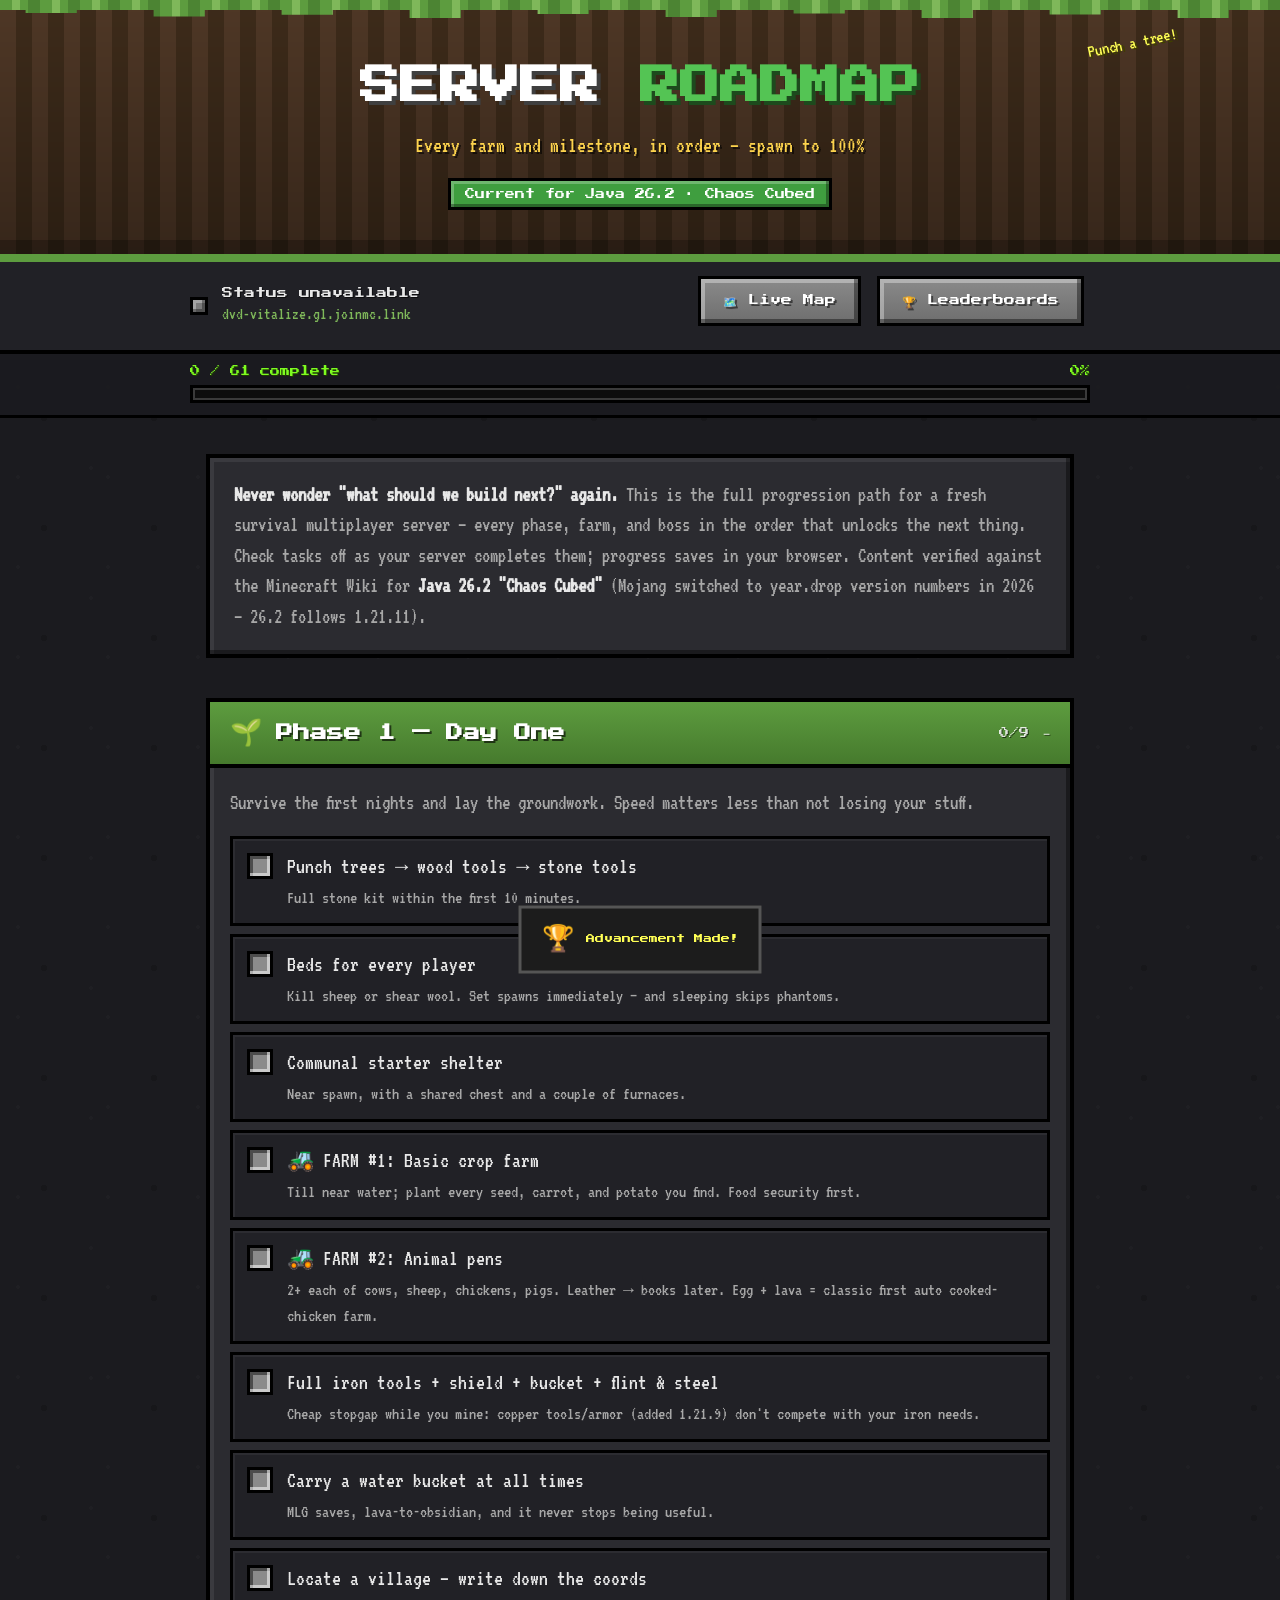
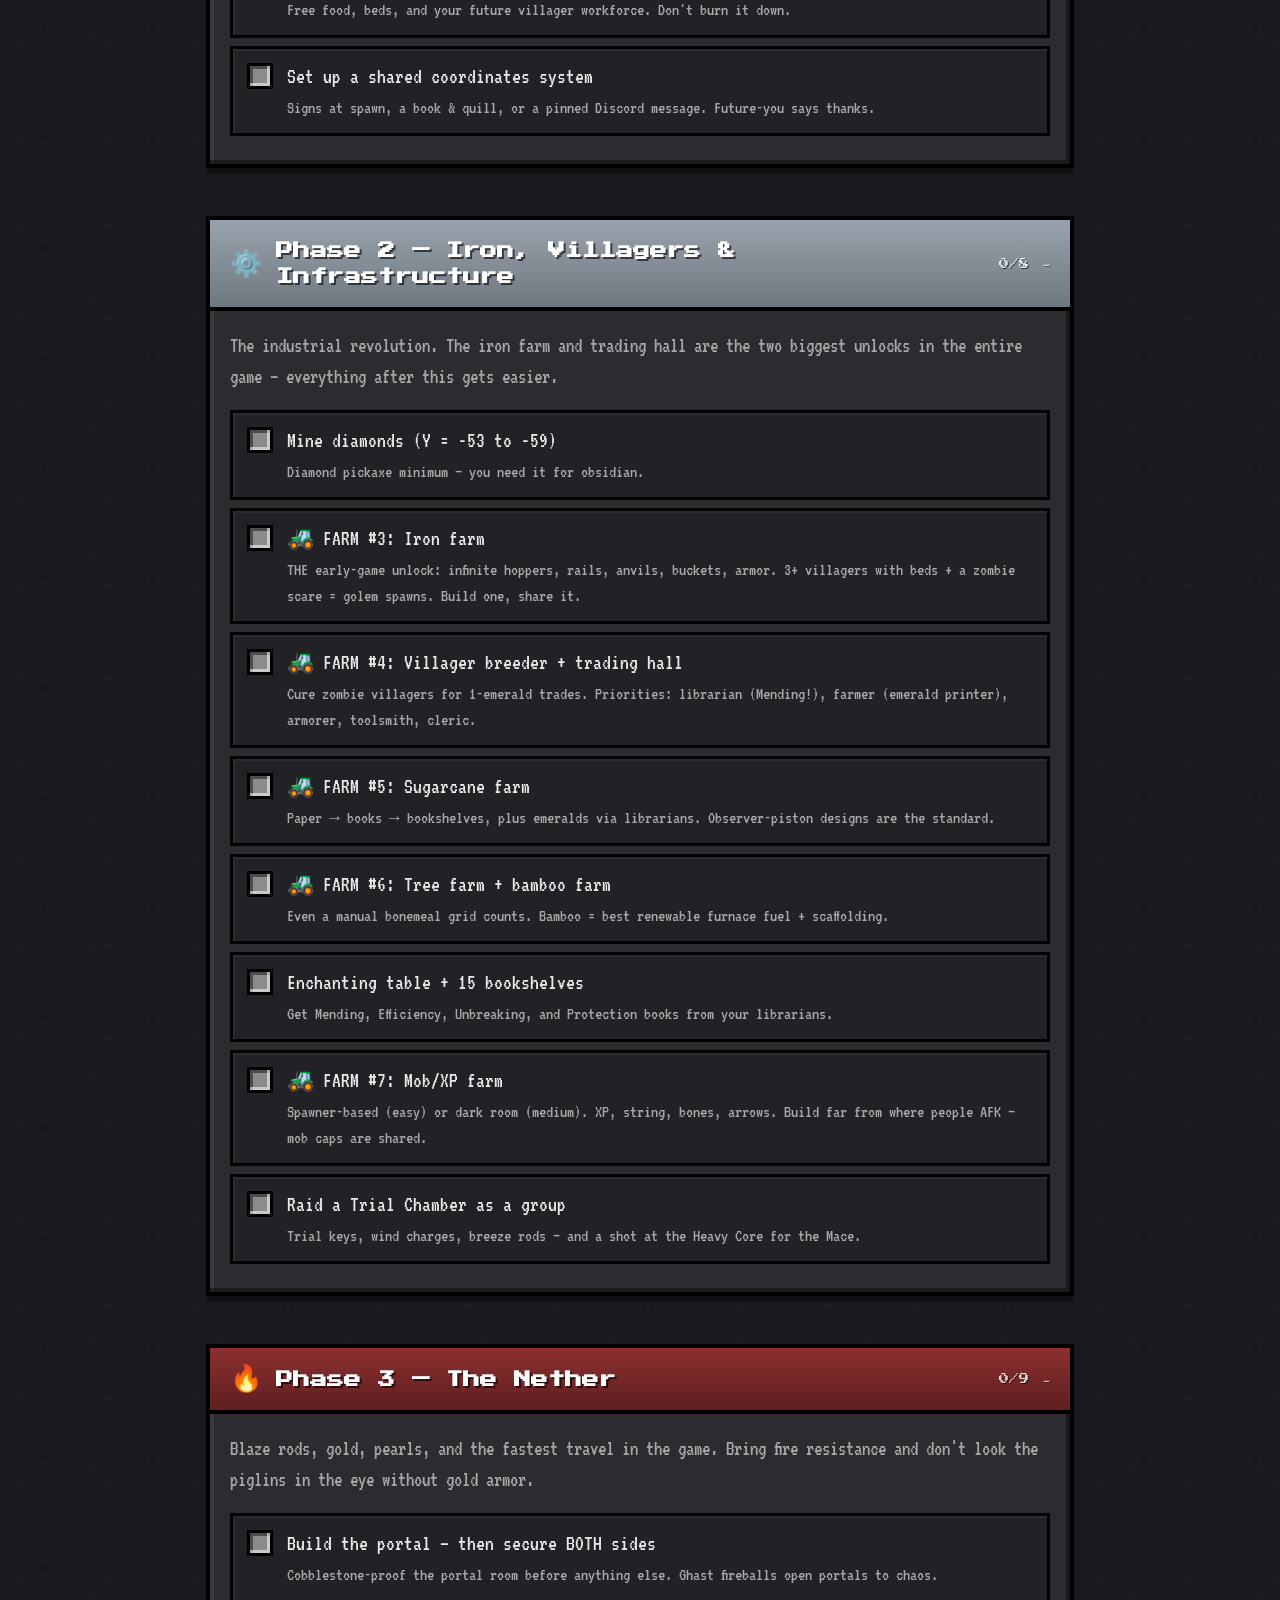
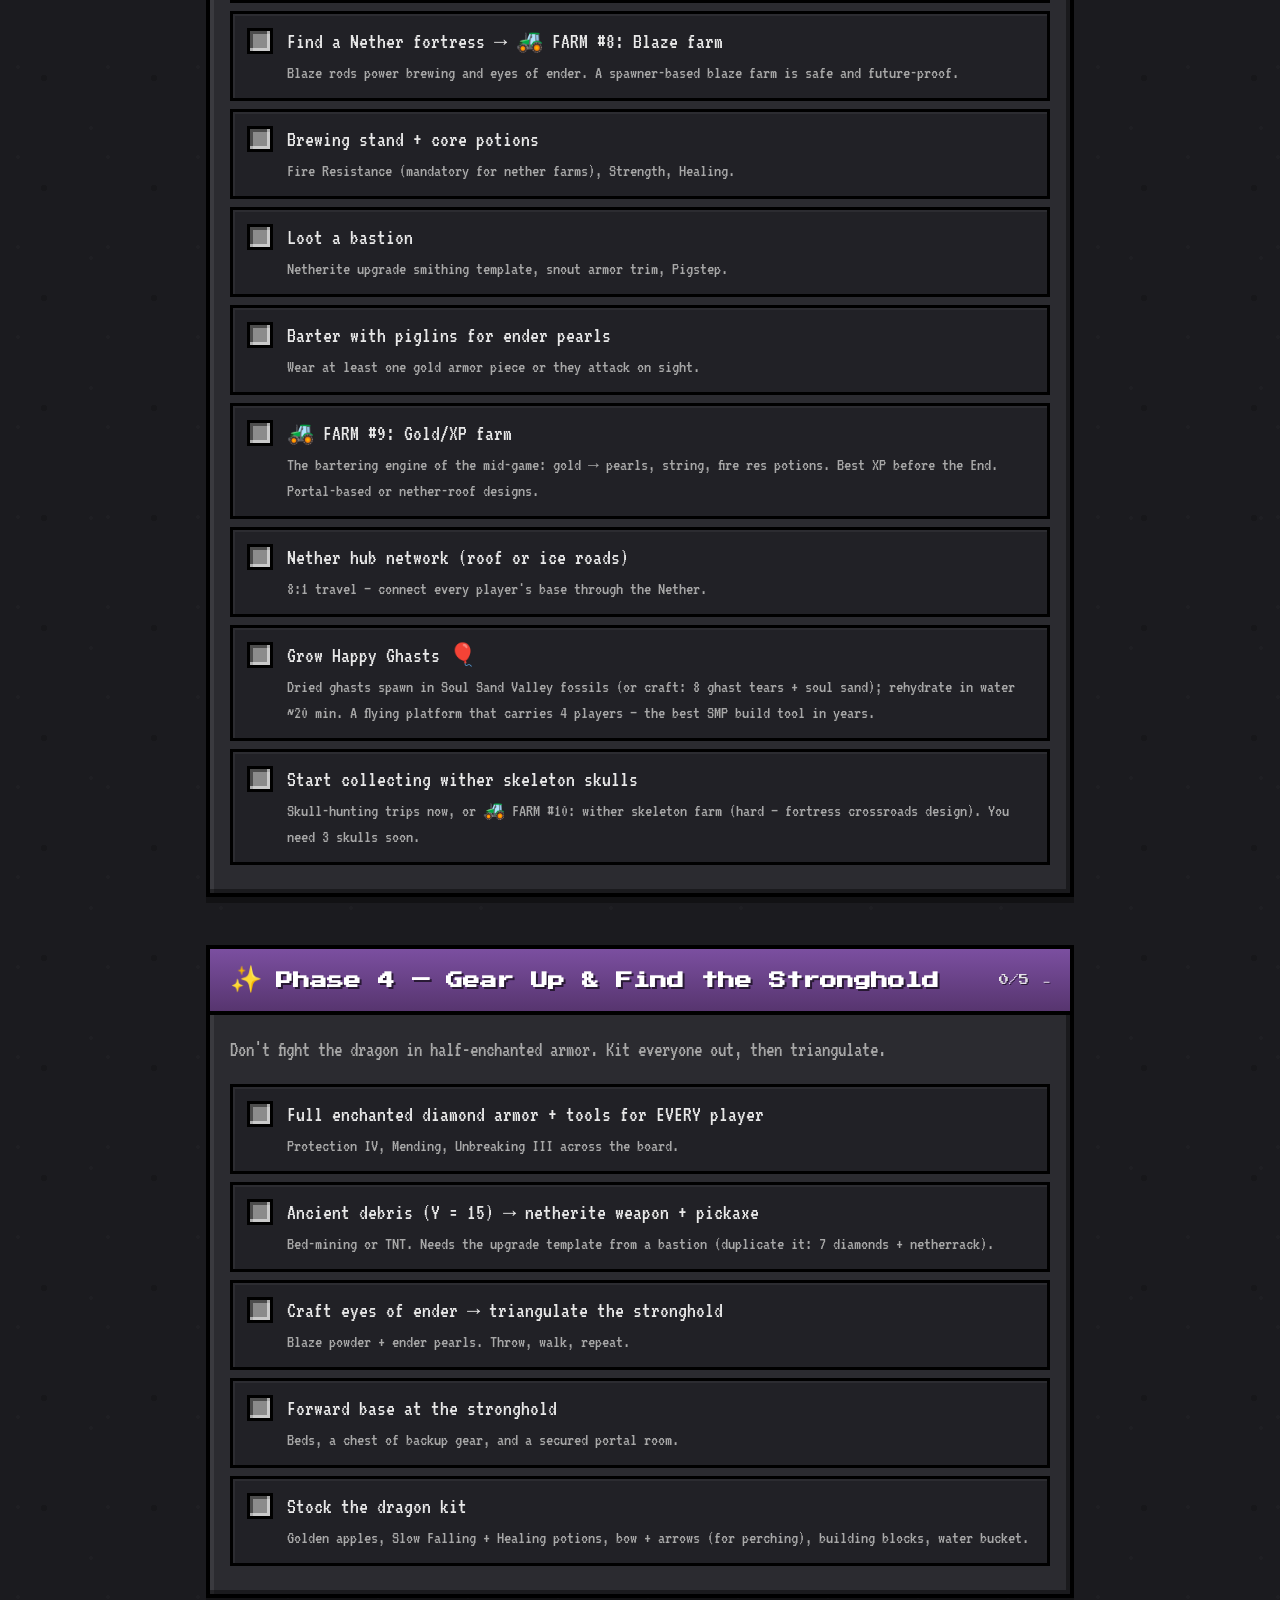
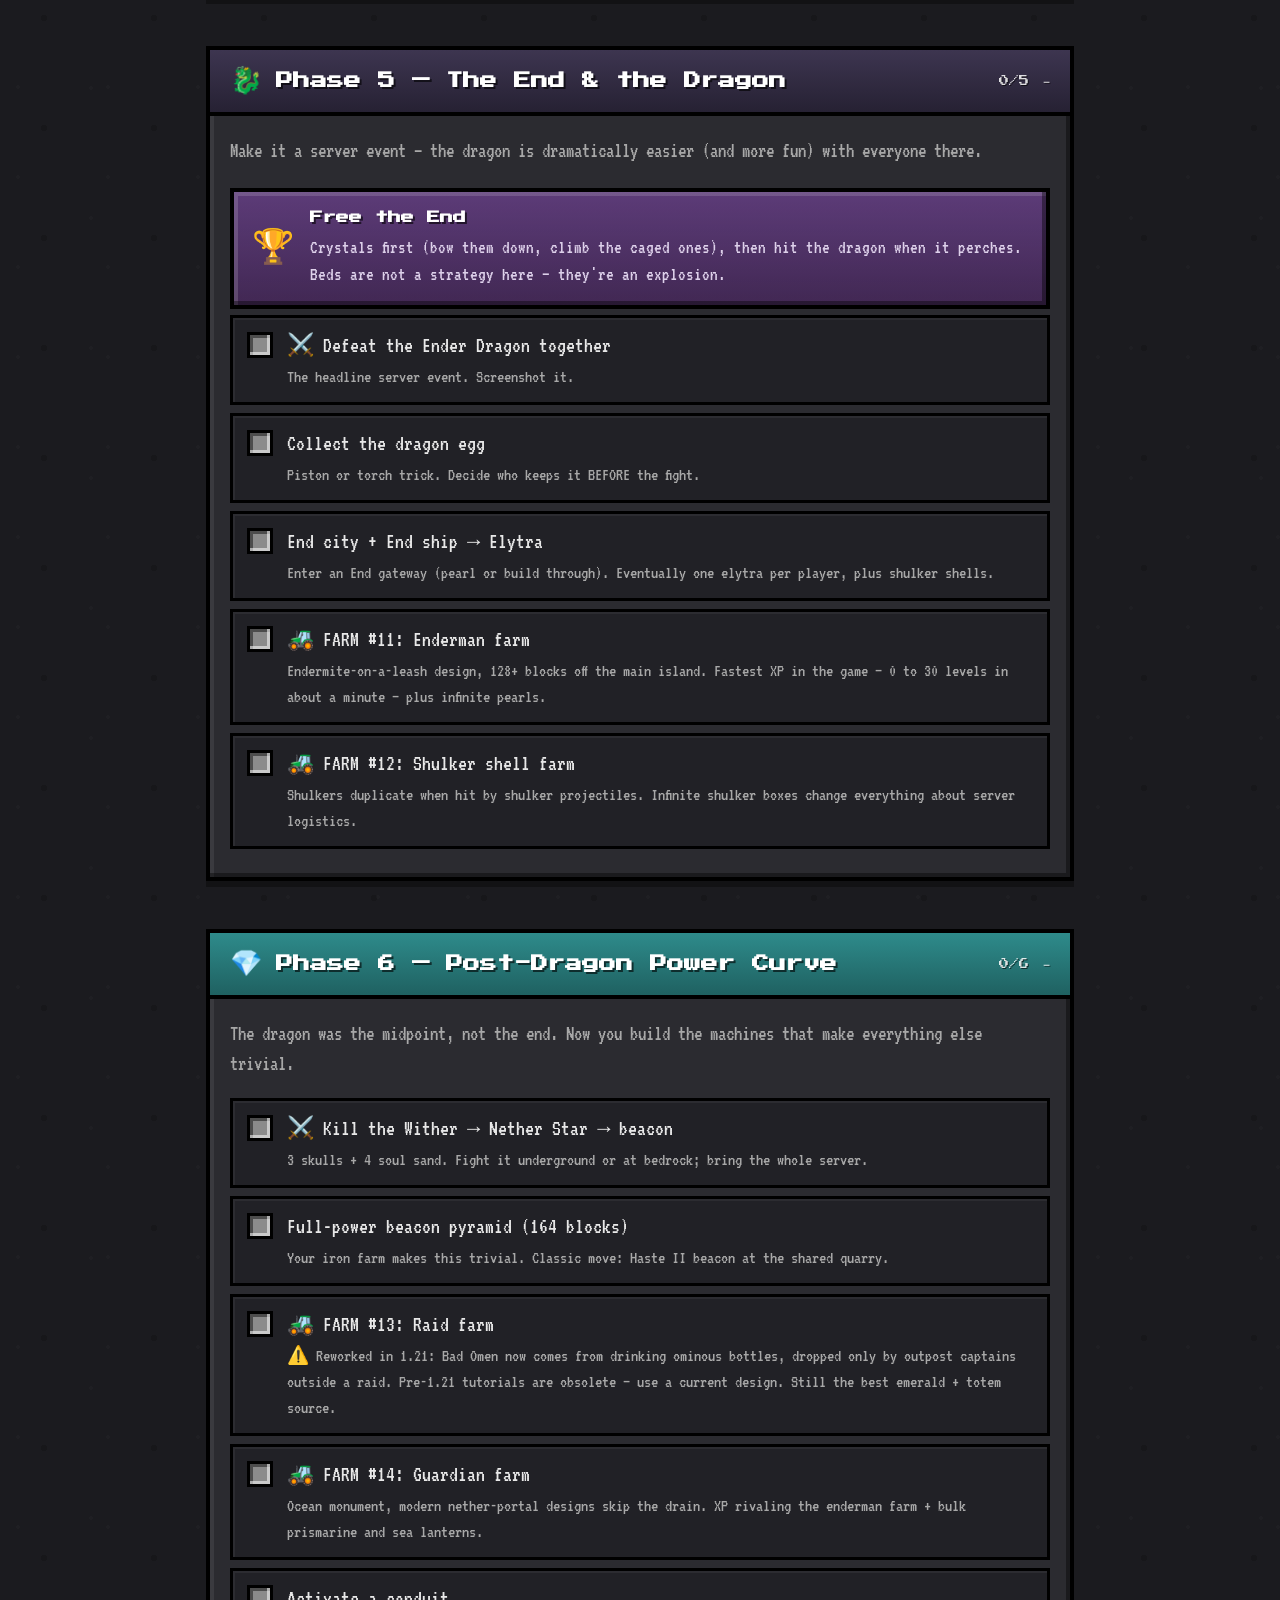
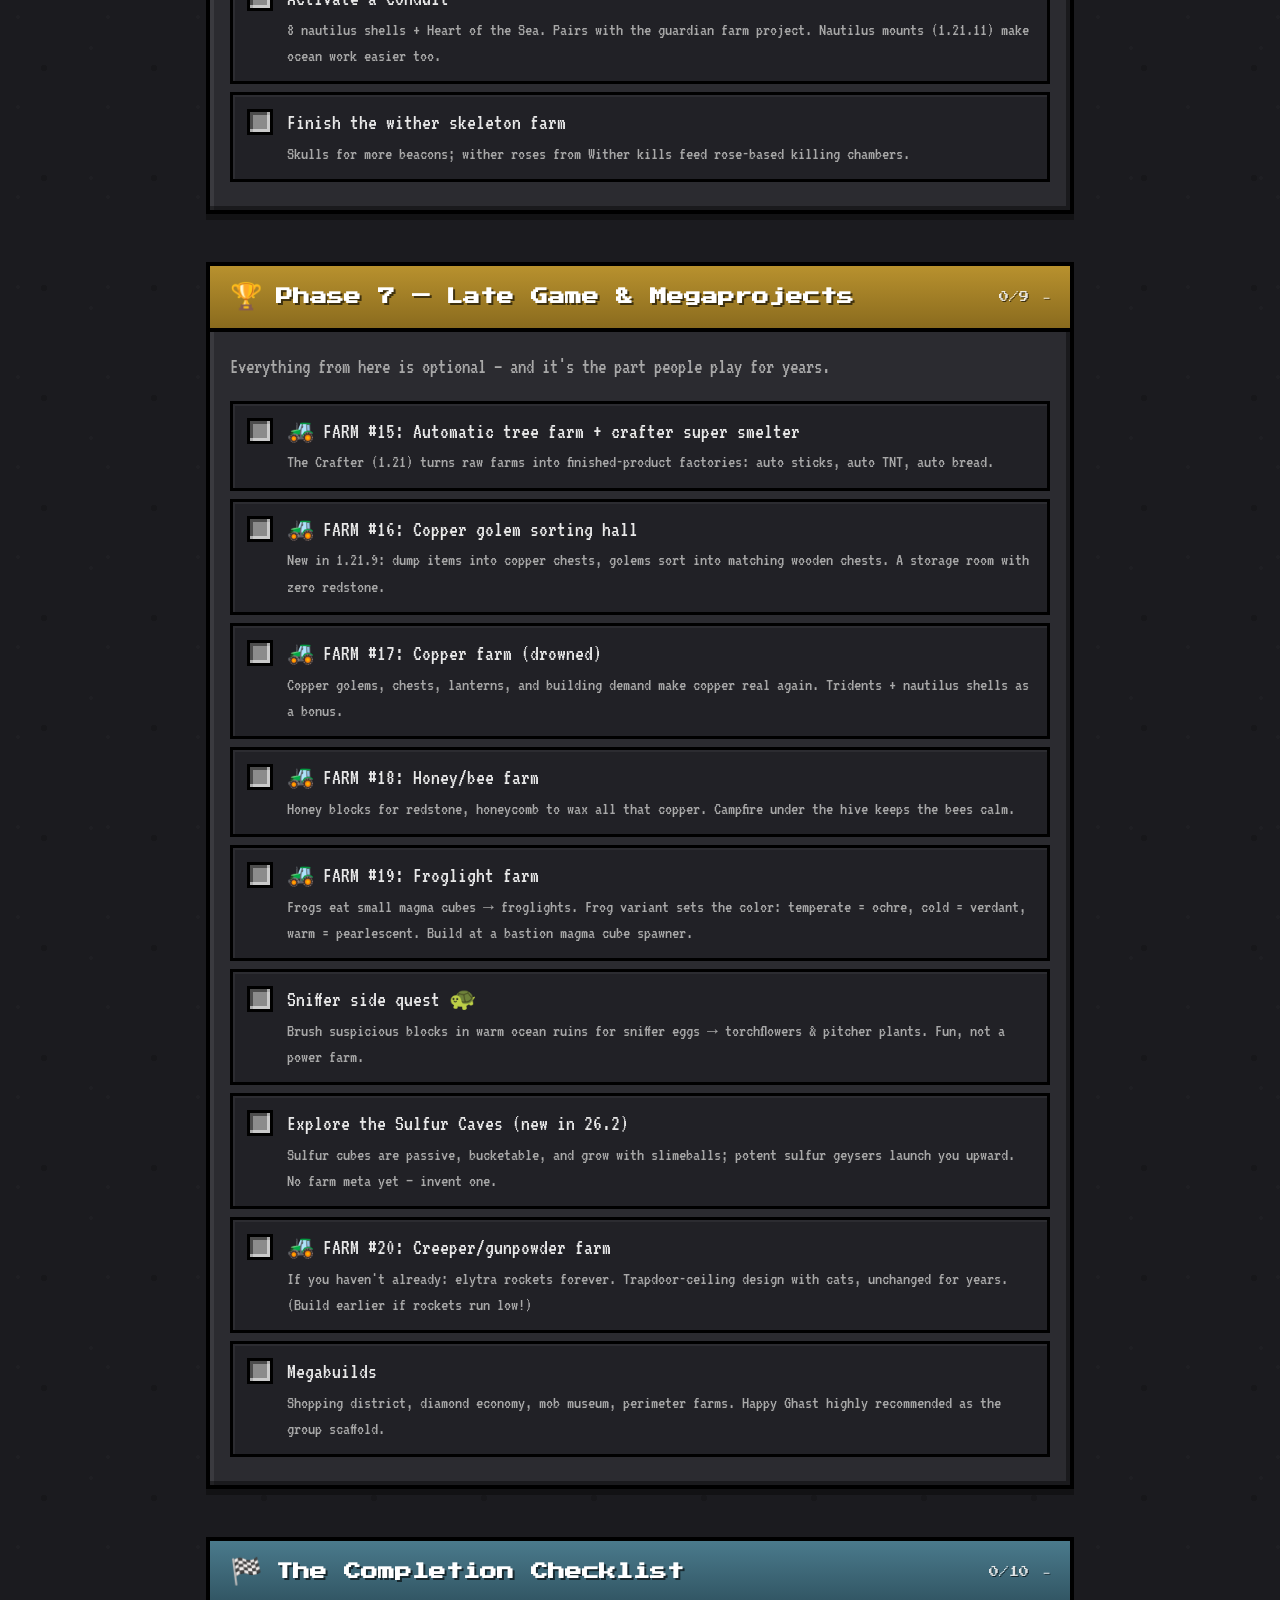
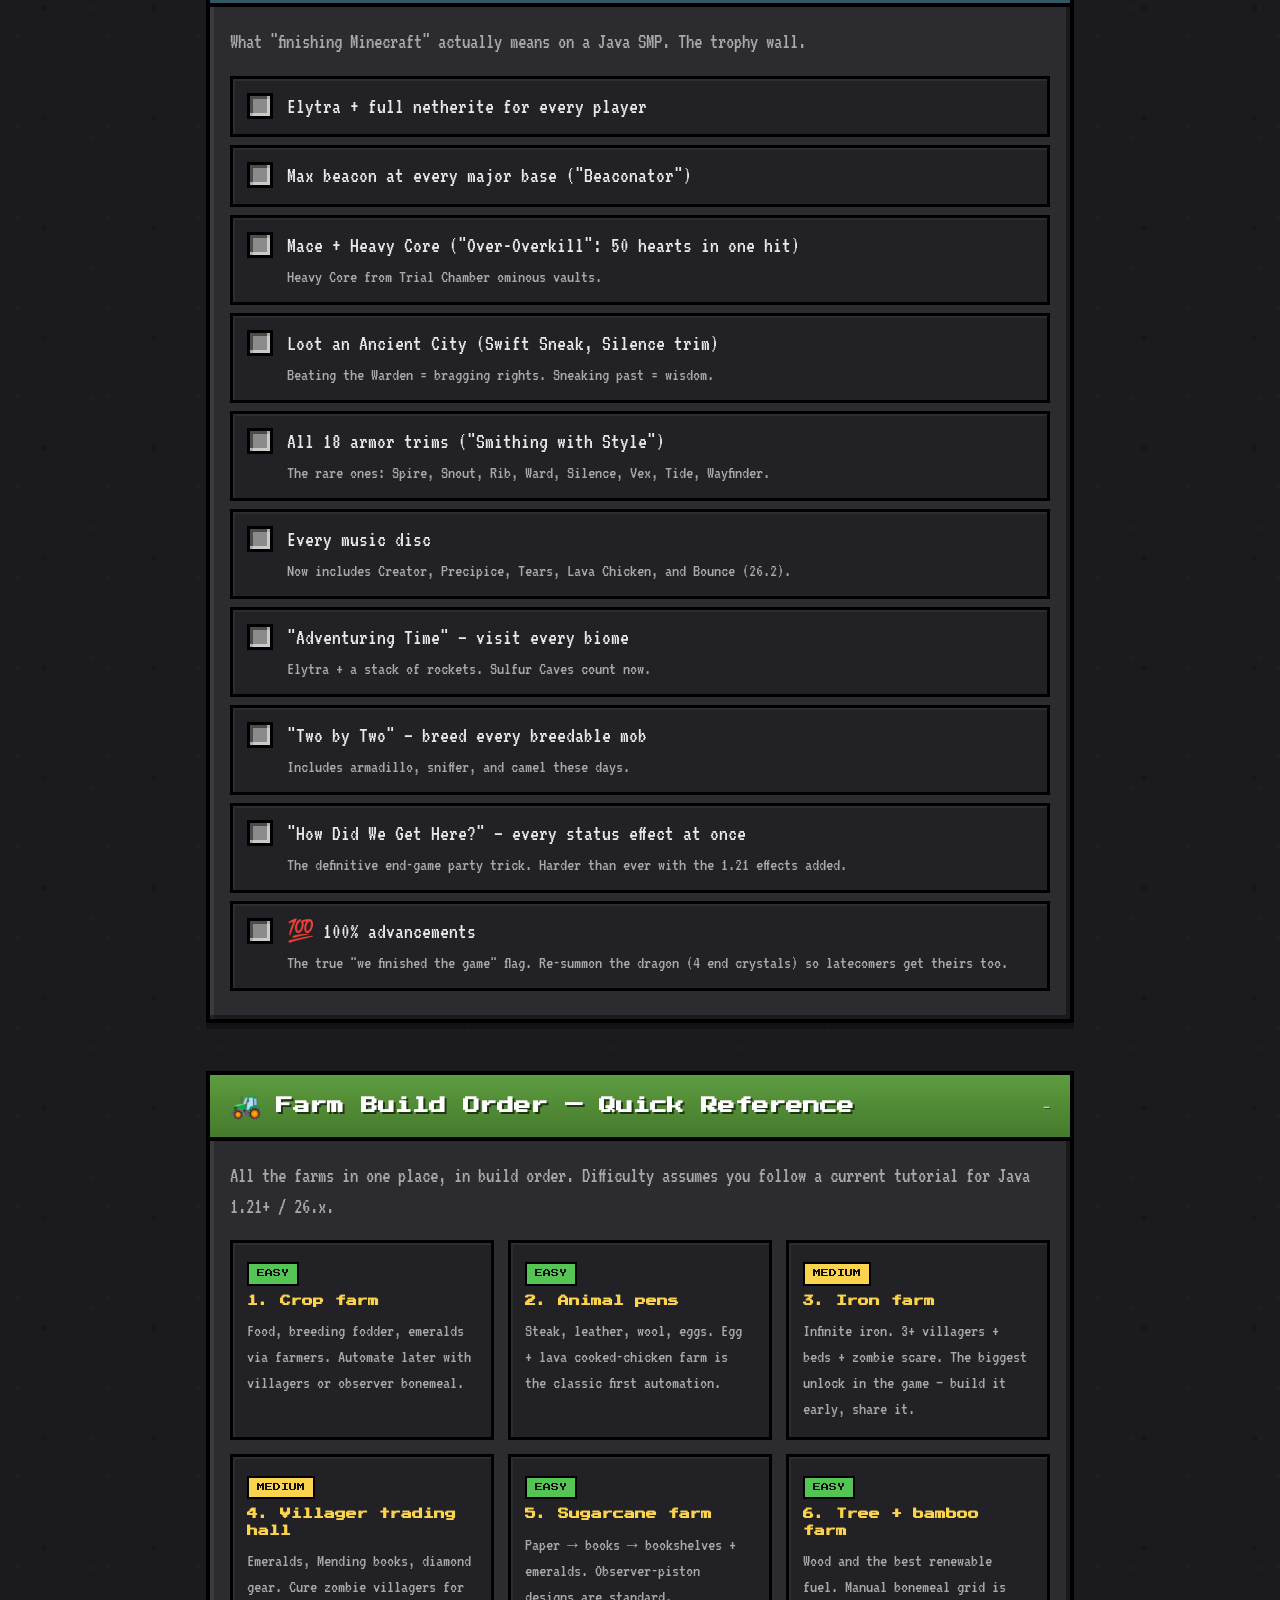
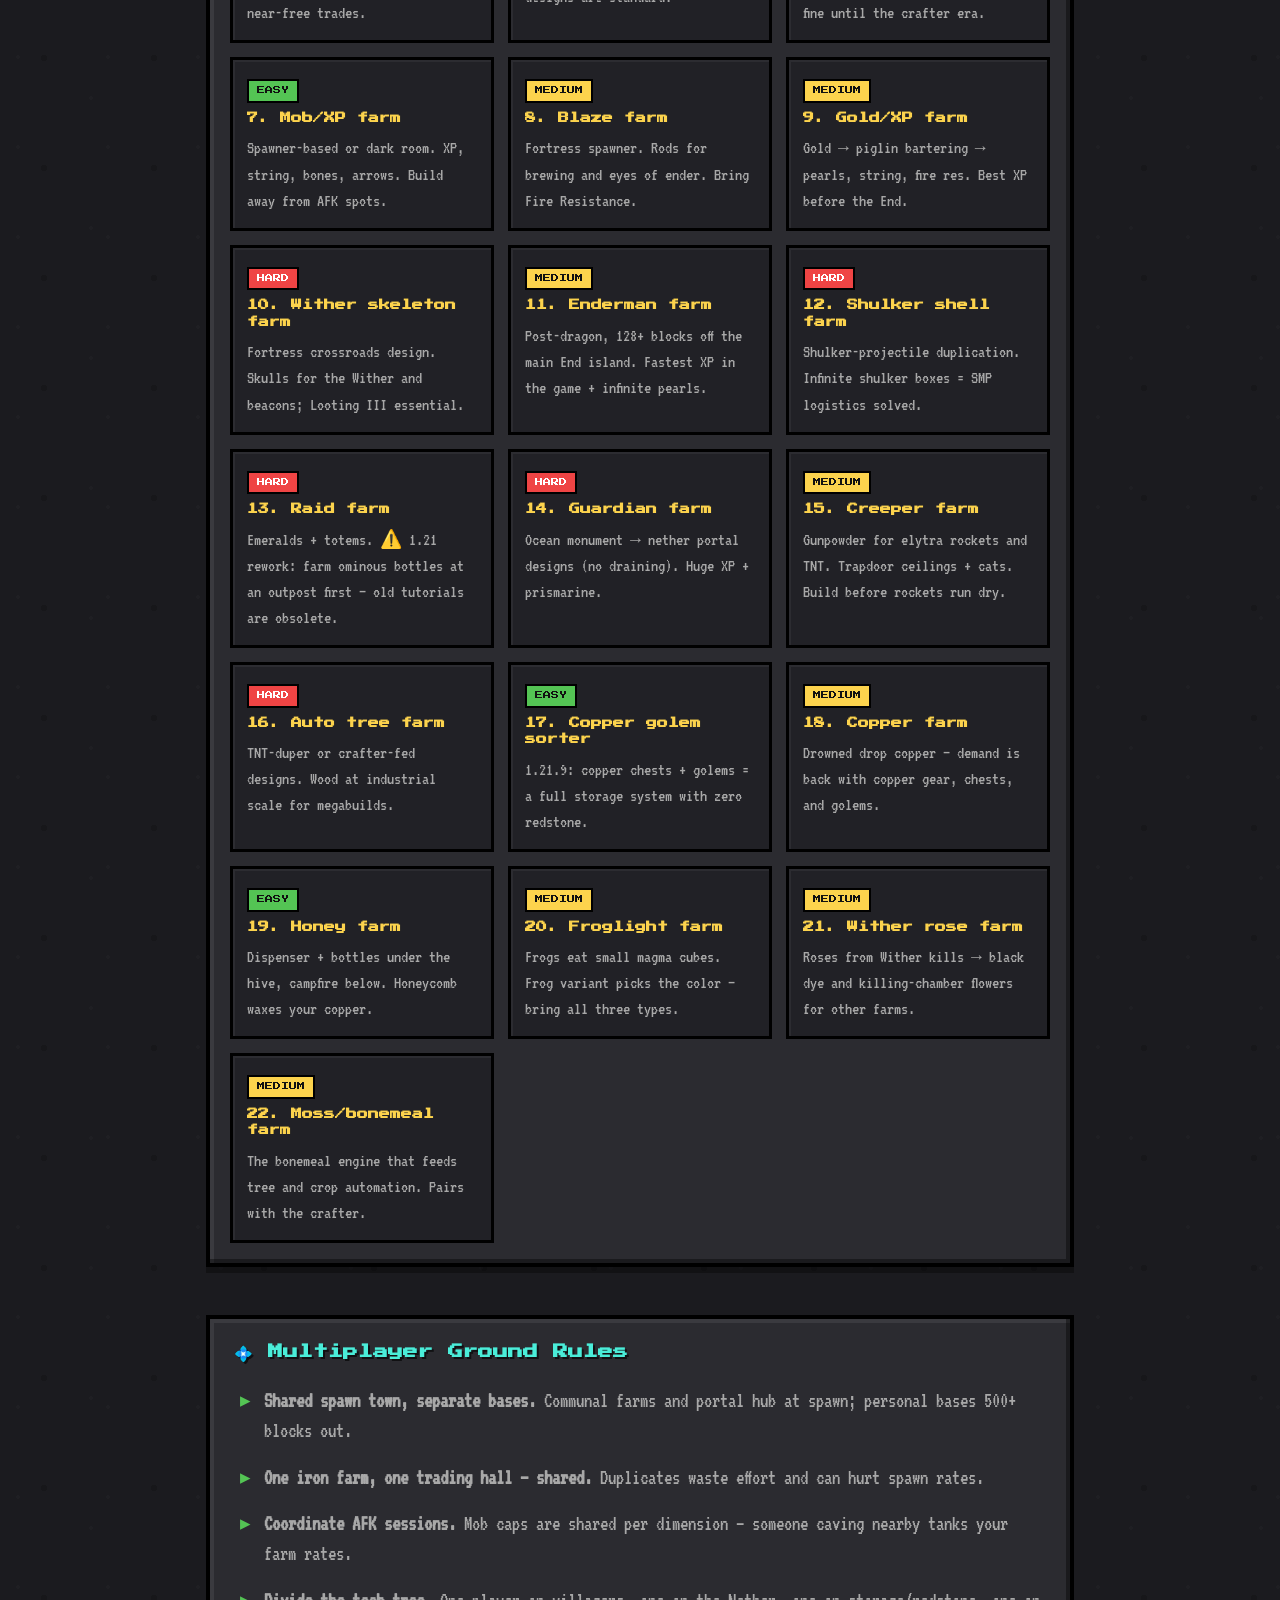
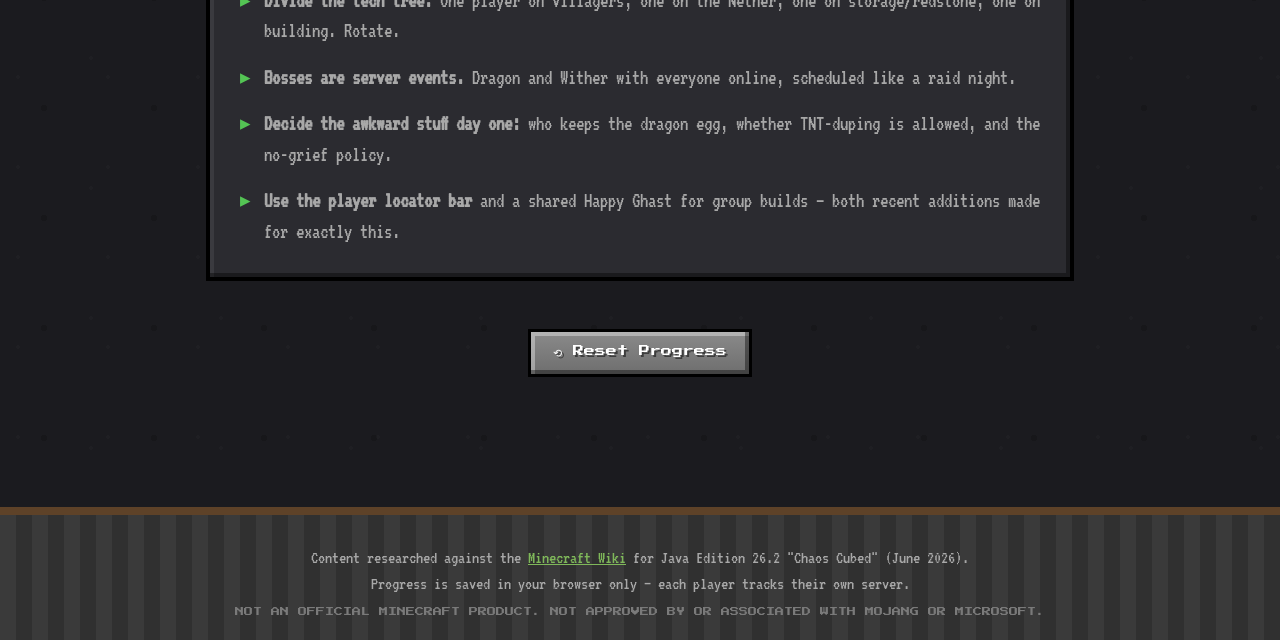
<file: index.html>
<!DOCTYPE html>
<html lang="en">
<head>
  <meta charset="UTF-8">
  <meta name="viewport" content="width=device-width, initial-scale=1.0">
  <title>Server Roadmap — Spawn to 100%</title>
  <meta name="description" content="An ordered Minecraft survival multiplayer roadmap: every farm to build and every milestone to hit, from punching your first tree to 100% completion. Current for Java 26.2 (Chaos Cubed).">
  <link rel="icon" href="data:image/svg+xml,<svg xmlns=%22http://www.w3.org/2000/svg%22 viewBox=%220 0 100 100%22><text y=%22.9em%22 font-size=%2290%22>⛏️</text></svg>">
  <link rel="preconnect" href="https://fonts.googleapis.com">
  <link rel="preconnect" href="https://fonts.gstatic.com" crossorigin>
  <link href="https://fonts.googleapis.com/css2?family=Press+Start+2P&family=VT323&display=swap" rel="stylesheet">
  <link rel="stylesheet" href="style.css">
</head>
<body>

<header>
  <span class="splash" id="splash">Also try beating the game!</span>
  <h1>SERVER <span class="accent">ROADMAP</span></h1>
  <p class="subtitle">Every farm and milestone, in order — spawn to 100%</p>
  <span class="version-badge">Current for Java 26.2 · Chaos Cubed</span>
</header>

<!-- ================= SERVER HUB ================= -->
<section class="server-hub">
  <div class="hub-inner">
    <div class="server-status">
      <span class="status-dot unknown" id="status-dot"></span>
      <div class="status-text">
        <div class="status-line" id="status-line">Checking server…</div>
        <div class="status-sub" id="status-sub"></div>
        <div class="status-addr" id="server-addr"></div>
      </div>
    </div>
    <div class="hub-links">
      <a class="mc-button hub-btn" id="map-link" href="#">🗺️ Live Map</a>
      <a class="mc-button hub-btn" href="stats.html">🏆 Leaderboards</a>
    </div>
  </div>
</section>

<div class="progress-wrap">
  <div class="progress-inner">
    <div class="progress-label">
      <span id="progress-text">0 / 0 complete</span>
      <span id="progress-pct">0%</span>
    </div>
    <div class="xp-bar"><div class="xp-fill" id="xp-fill"></div></div>
  </div>
</div>

<main>

  <section class="intro">
    <p><strong>Never wonder "what should we build next?" again.</strong> This is the full progression path for a fresh survival multiplayer server — every phase, farm, and boss in the order that unlocks the next thing. Check tasks off as your server completes them; progress saves in your browser. Content verified against the Minecraft Wiki for <strong>Java 26.2 "Chaos Cubed"</strong> (Mojang switched to year.drop version numbers in 2026 — 26.2 follows 1.21.11).</p>
  </section>

  <!-- ================= PHASE 1 ================= -->
  <section class="phase" data-theme="grass">
    <div class="phase-header">
      <span class="phase-icon">🌱</span>
      <h2>Phase 1 — Day One</h2>
      <span class="phase-count">0/9</span>
      <span class="phase-toggle">−</span>
    </div>
    <div class="phase-body">
      <p class="phase-desc">Survive the first nights and lay the groundwork. Speed matters less than not losing your stuff.</p>
      <ul class="task-list">
        <li class="task" data-id="p1-tools"><input type="checkbox"><div class="task-text"><div class="task-title">Punch trees → wood tools → stone tools</div><div class="task-note">Full stone kit within the first 10 minutes.</div></div></li>
        <li class="task" data-id="p1-beds"><input type="checkbox"><div class="task-text"><div class="task-title">Beds for every player</div><div class="task-note">Kill sheep or shear wool. Set spawns immediately — and sleeping skips phantoms.</div></div></li>
        <li class="task" data-id="p1-shelter"><input type="checkbox"><div class="task-text"><div class="task-title">Communal starter shelter</div><div class="task-note">Near spawn, with a shared chest and a couple of furnaces.</div></div></li>
        <li class="task" data-id="p1-crops"><input type="checkbox"><div class="task-text"><div class="task-title">🚜 FARM #1: Basic crop farm</div><div class="task-note">Till near water; plant every seed, carrot, and potato you find. Food security first.</div></div></li>
        <li class="task" data-id="p1-animals"><input type="checkbox"><div class="task-text"><div class="task-title">🚜 FARM #2: Animal pens</div><div class="task-note">2+ each of cows, sheep, chickens, pigs. Leather → books later. Egg + lava = classic first auto cooked-chicken farm.</div></div></li>
        <li class="task" data-id="p1-iron"><input type="checkbox"><div class="task-text"><div class="task-title">Full iron tools + shield + bucket + flint &amp; steel</div><div class="task-note">Cheap stopgap while you mine: copper tools/armor (added 1.21.9) don't compete with your iron needs.</div></div></li>
        <li class="task" data-id="p1-water"><input type="checkbox"><div class="task-text"><div class="task-title">Carry a water bucket at all times</div><div class="task-note">MLG saves, lava-to-obsidian, and it never stops being useful.</div></div></li>
        <li class="task" data-id="p1-village"><input type="checkbox"><div class="task-text"><div class="task-title">Locate a village — write down the coords</div><div class="task-note">Free food, beds, and your future villager workforce. Don't burn it down.</div></div></li>
        <li class="task" data-id="p1-coords"><input type="checkbox"><div class="task-text"><div class="task-title">Set up a shared coordinates system</div><div class="task-note">Signs at spawn, a book &amp; quill, or a pinned Discord message. Future-you says thanks.</div></div></li>
      </ul>
    </div>
  </section>

  <!-- ================= PHASE 2 ================= -->
  <section class="phase" data-theme="iron">
    <div class="phase-header">
      <span class="phase-icon">⚙️</span>
      <h2>Phase 2 — Iron, Villagers &amp; Infrastructure</h2>
      <span class="phase-count">0/8</span>
      <span class="phase-toggle">−</span>
    </div>
    <div class="phase-body">
      <p class="phase-desc">The industrial revolution. The iron farm and trading hall are the two biggest unlocks in the entire game — everything after this gets easier.</p>
      <ul class="task-list">
        <li class="task" data-id="p2-diamonds"><input type="checkbox"><div class="task-text"><div class="task-title">Mine diamonds (Y = -53 to -59)</div><div class="task-note">Diamond pickaxe minimum — you need it for obsidian.</div></div></li>
        <li class="task" data-id="p2-ironfarm"><input type="checkbox"><div class="task-text"><div class="task-title">🚜 FARM #3: Iron farm</div><div class="task-note">THE early-game unlock: infinite hoppers, rails, anvils, buckets, armor. 3+ villagers with beds + a zombie scare = golem spawns. Build one, share it.</div></div></li>
        <li class="task" data-id="p2-trading"><input type="checkbox"><div class="task-text"><div class="task-title">🚜 FARM #4: Villager breeder + trading hall</div><div class="task-note">Cure zombie villagers for 1-emerald trades. Priorities: librarian (Mending!), farmer (emerald printer), armorer, toolsmith, cleric.</div></div></li>
        <li class="task" data-id="p2-sugarcane"><input type="checkbox"><div class="task-text"><div class="task-title">🚜 FARM #5: Sugarcane farm</div><div class="task-note">Paper → books → bookshelves, plus emeralds via librarians. Observer-piston designs are the standard.</div></div></li>
        <li class="task" data-id="p2-trees"><input type="checkbox"><div class="task-text"><div class="task-title">🚜 FARM #6: Tree farm + bamboo farm</div><div class="task-note">Even a manual bonemeal grid counts. Bamboo = best renewable furnace fuel + scaffolding.</div></div></li>
        <li class="task" data-id="p2-enchant"><input type="checkbox"><div class="task-text"><div class="task-title">Enchanting table + 15 bookshelves</div><div class="task-note">Get Mending, Efficiency, Unbreaking, and Protection books from your librarians.</div></div></li>
        <li class="task" data-id="p2-mobfarm"><input type="checkbox"><div class="task-text"><div class="task-title">🚜 FARM #7: Mob/XP farm</div><div class="task-note">Spawner-based (easy) or dark room (medium). XP, string, bones, arrows. Build far from where people AFK — mob caps are shared.</div></div></li>
        <li class="task" data-id="p2-trial"><input type="checkbox"><div class="task-text"><div class="task-title">Raid a Trial Chamber as a group</div><div class="task-note">Trial keys, wind charges, breeze rods — and a shot at the Heavy Core for the Mace.</div></div></li>
      </ul>
    </div>
  </section>

  <!-- ================= PHASE 3 ================= -->
  <section class="phase" data-theme="nether">
    <div class="phase-header">
      <span class="phase-icon">🔥</span>
      <h2>Phase 3 — The Nether</h2>
      <span class="phase-count">0/9</span>
      <span class="phase-toggle">−</span>
    </div>
    <div class="phase-body">
      <p class="phase-desc">Blaze rods, gold, pearls, and the fastest travel in the game. Bring fire resistance and don't look the piglins in the eye without gold armor.</p>
      <ul class="task-list">
        <li class="task" data-id="p3-portal"><input type="checkbox"><div class="task-text"><div class="task-title">Build the portal — then secure BOTH sides</div><div class="task-note">Cobblestone-proof the portal room before anything else. Ghast fireballs open portals to chaos.</div></div></li>
        <li class="task" data-id="p3-fortress"><input type="checkbox"><div class="task-text"><div class="task-title">Find a Nether fortress → 🚜 FARM #8: Blaze farm</div><div class="task-note">Blaze rods power brewing and eyes of ender. A spawner-based blaze farm is safe and future-proof.</div></div></li>
        <li class="task" data-id="p3-brewing"><input type="checkbox"><div class="task-text"><div class="task-title">Brewing stand + core potions</div><div class="task-note">Fire Resistance (mandatory for nether farms), Strength, Healing.</div></div></li>
        <li class="task" data-id="p3-bastion"><input type="checkbox"><div class="task-text"><div class="task-title">Loot a bastion</div><div class="task-note">Netherite upgrade smithing template, snout armor trim, Pigstep.</div></div></li>
        <li class="task" data-id="p3-barter"><input type="checkbox"><div class="task-text"><div class="task-title">Barter with piglins for ender pearls</div><div class="task-note">Wear at least one gold armor piece or they attack on sight.</div></div></li>
        <li class="task" data-id="p3-goldfarm"><input type="checkbox"><div class="task-text"><div class="task-title">🚜 FARM #9: Gold/XP farm</div><div class="task-note">The bartering engine of the mid-game: gold → pearls, string, fire res potions. Best XP before the End. Portal-based or nether-roof designs.</div></div></li>
        <li class="task" data-id="p3-hub"><input type="checkbox"><div class="task-text"><div class="task-title">Nether hub network (roof or ice roads)</div><div class="task-note">8:1 travel — connect every player's base through the Nether.</div></div></li>
        <li class="task" data-id="p3-ghast"><input type="checkbox"><div class="task-text"><div class="task-title">Grow Happy Ghasts 🎈</div><div class="task-note">Dried ghasts spawn in Soul Sand Valley fossils (or craft: 8 ghast tears + soul sand); rehydrate in water ~20 min. A flying platform that carries 4 players — the best SMP build tool in years.</div></div></li>
        <li class="task" data-id="p3-wskulls"><input type="checkbox"><div class="task-text"><div class="task-title">Start collecting wither skeleton skulls</div><div class="task-note">Skull-hunting trips now, or 🚜 FARM #10: wither skeleton farm (hard — fortress crossroads design). You need 3 skulls soon.</div></div></li>
      </ul>
    </div>
  </section>

  <!-- ================= PHASE 4 ================= -->
  <section class="phase" data-theme="enchant">
    <div class="phase-header">
      <span class="phase-icon">✨</span>
      <h2>Phase 4 — Gear Up &amp; Find the Stronghold</h2>
      <span class="phase-count">0/5</span>
      <span class="phase-toggle">−</span>
    </div>
    <div class="phase-body">
      <p class="phase-desc">Don't fight the dragon in half-enchanted armor. Kit everyone out, then triangulate.</p>
      <ul class="task-list">
        <li class="task" data-id="p4-armor"><input type="checkbox"><div class="task-text"><div class="task-title">Full enchanted diamond armor + tools for EVERY player</div><div class="task-note">Protection IV, Mending, Unbreaking III across the board.</div></div></li>
        <li class="task" data-id="p4-netherite"><input type="checkbox"><div class="task-text"><div class="task-title">Ancient debris (Y = 15) → netherite weapon + pickaxe</div><div class="task-note">Bed-mining or TNT. Needs the upgrade template from a bastion (duplicate it: 7 diamonds + netherrack).</div></div></li>
        <li class="task" data-id="p4-eyes"><input type="checkbox"><div class="task-text"><div class="task-title">Craft eyes of ender → triangulate the stronghold</div><div class="task-note">Blaze powder + ender pearls. Throw, walk, repeat.</div></div></li>
        <li class="task" data-id="p4-base"><input type="checkbox"><div class="task-text"><div class="task-title">Forward base at the stronghold</div><div class="task-note">Beds, a chest of backup gear, and a secured portal room.</div></div></li>
        <li class="task" data-id="p4-stock"><input type="checkbox"><div class="task-text"><div class="task-title">Stock the dragon kit</div><div class="task-note">Golden apples, Slow Falling + Healing potions, bow + arrows (for perching), building blocks, water bucket.</div></div></li>
      </ul>
    </div>
  </section>

  <!-- ================= PHASE 5 ================= -->
  <section class="phase" data-theme="end">
    <div class="phase-header">
      <span class="phase-icon">🐉</span>
      <h2>Phase 5 — The End &amp; the Dragon</h2>
      <span class="phase-count">0/5</span>
      <span class="phase-toggle">−</span>
    </div>
    <div class="phase-body">
      <p class="phase-desc">Make it a server event — the dragon is dramatically easier (and more fun) with everyone there.</p>
      <div class="milestone">
        <span class="m-icon">🏆</span>
        <div class="m-text"><h3>Free the End</h3><p>Crystals first (bow them down, climb the caged ones), then hit the dragon when it perches. Beds are not a strategy here — they're an explosion.</p></div>
      </div>
      <ul class="task-list">
        <li class="task" data-id="p5-dragon"><input type="checkbox"><div class="task-text"><div class="task-title">⚔️ Defeat the Ender Dragon together</div><div class="task-note">The headline server event. Screenshot it.</div></div></li>
        <li class="task" data-id="p5-egg"><input type="checkbox"><div class="task-text"><div class="task-title">Collect the dragon egg</div><div class="task-note">Piston or torch trick. Decide who keeps it BEFORE the fight.</div></div></li>
        <li class="task" data-id="p5-elytra"><input type="checkbox"><div class="task-text"><div class="task-title">End city + End ship → Elytra</div><div class="task-note">Enter an End gateway (pearl or build through). Eventually one elytra per player, plus shulker shells.</div></div></li>
        <li class="task" data-id="p5-enderman"><input type="checkbox"><div class="task-text"><div class="task-title">🚜 FARM #11: Enderman farm</div><div class="task-note">Endermite-on-a-leash design, 128+ blocks off the main island. Fastest XP in the game — 0 to 30 levels in about a minute — plus infinite pearls.</div></div></li>
        <li class="task" data-id="p5-shulker"><input type="checkbox"><div class="task-text"><div class="task-title">🚜 FARM #12: Shulker shell farm</div><div class="task-note">Shulkers duplicate when hit by shulker projectiles. Infinite shulker boxes change everything about server logistics.</div></div></li>
      </ul>
    </div>
  </section>

  <!-- ================= PHASE 6 ================= -->
  <section class="phase" data-theme="beacon">
    <div class="phase-header">
      <span class="phase-icon">💎</span>
      <h2>Phase 6 — Post-Dragon Power Curve</h2>
      <span class="phase-count">0/6</span>
      <span class="phase-toggle">−</span>
    </div>
    <div class="phase-body">
      <p class="phase-desc">The dragon was the midpoint, not the end. Now you build the machines that make everything else trivial.</p>
      <ul class="task-list">
        <li class="task" data-id="p6-wither"><input type="checkbox"><div class="task-text"><div class="task-title">⚔️ Kill the Wither → Nether Star → beacon</div><div class="task-note">3 skulls + 4 soul sand. Fight it underground or at bedrock; bring the whole server.</div></div></li>
        <li class="task" data-id="p6-beacon"><input type="checkbox"><div class="task-text"><div class="task-title">Full-power beacon pyramid (164 blocks)</div><div class="task-note">Your iron farm makes this trivial. Classic move: Haste II beacon at the shared quarry.</div></div></li>
        <li class="task" data-id="p6-raid"><input type="checkbox"><div class="task-text"><div class="task-title">🚜 FARM #13: Raid farm</div><div class="task-note">⚠️ Reworked in 1.21: Bad Omen now comes from drinking ominous bottles, dropped only by outpost captains outside a raid. Pre-1.21 tutorials are obsolete — use a current design. Still the best emerald + totem source.</div></div></li>
        <li class="task" data-id="p6-guardian"><input type="checkbox"><div class="task-text"><div class="task-title">🚜 FARM #14: Guardian farm</div><div class="task-note">Ocean monument, modern nether-portal designs skip the drain. XP rivaling the enderman farm + bulk prismarine and sea lanterns.</div></div></li>
        <li class="task" data-id="p6-conduit"><input type="checkbox"><div class="task-text"><div class="task-title">Activate a conduit</div><div class="task-note">8 nautilus shells + Heart of the Sea. Pairs with the guardian farm project. Nautilus mounts (1.21.11) make ocean work easier too.</div></div></li>
        <li class="task" data-id="p6-wskelly"><input type="checkbox"><div class="task-text"><div class="task-title">Finish the wither skeleton farm</div><div class="task-note">Skulls for more beacons; wither roses from Wither kills feed rose-based killing chambers.</div></div></li>
      </ul>
    </div>
  </section>

  <!-- ================= PHASE 7 ================= -->
  <section class="phase" data-theme="gold">
    <div class="phase-header">
      <span class="phase-icon">🏆</span>
      <h2>Phase 7 — Late Game &amp; Megaprojects</h2>
      <span class="phase-count">0/9</span>
      <span class="phase-toggle">−</span>
    </div>
    <div class="phase-body">
      <p class="phase-desc">Everything from here is optional — and it's the part people play for years.</p>
      <ul class="task-list">
        <li class="task" data-id="p7-autotree"><input type="checkbox"><div class="task-text"><div class="task-title">🚜 FARM #15: Automatic tree farm + crafter super smelter</div><div class="task-note">The Crafter (1.21) turns raw farms into finished-product factories: auto sticks, auto TNT, auto bread.</div></div></li>
        <li class="task" data-id="p7-sorting"><input type="checkbox"><div class="task-text"><div class="task-title">🚜 FARM #16: Copper golem sorting hall</div><div class="task-note">New in 1.21.9: dump items into copper chests, golems sort into matching wooden chests. A storage room with zero redstone.</div></div></li>
        <li class="task" data-id="p7-copper"><input type="checkbox"><div class="task-text"><div class="task-title">🚜 FARM #17: Copper farm (drowned)</div><div class="task-note">Copper golems, chests, lanterns, and building demand make copper real again. Tridents + nautilus shells as a bonus.</div></div></li>
        <li class="task" data-id="p7-honey"><input type="checkbox"><div class="task-text"><div class="task-title">🚜 FARM #18: Honey/bee farm</div><div class="task-note">Honey blocks for redstone, honeycomb to wax all that copper. Campfire under the hive keeps the bees calm.</div></div></li>
        <li class="task" data-id="p7-froglight"><input type="checkbox"><div class="task-text"><div class="task-title">🚜 FARM #19: Froglight farm</div><div class="task-note">Frogs eat small magma cubes → froglights. Frog variant sets the color: temperate = ochre, cold = verdant, warm = pearlescent. Build at a bastion magma cube spawner.</div></div></li>
        <li class="task" data-id="p7-sniffer"><input type="checkbox"><div class="task-text"><div class="task-title">Sniffer side quest 🐢</div><div class="task-note">Brush suspicious blocks in warm ocean ruins for sniffer eggs → torchflowers &amp; pitcher plants. Fun, not a power farm.</div></div></li>
        <li class="task" data-id="p7-sulfur"><input type="checkbox"><div class="task-text"><div class="task-title">Explore the Sulfur Caves (new in 26.2)</div><div class="task-note">Sulfur cubes are passive, bucketable, and grow with slimeballs; potent sulfur geysers launch you upward. No farm meta yet — invent one.</div></div></li>
        <li class="task" data-id="p7-creeper"><input type="checkbox"><div class="task-text"><div class="task-title">🚜 FARM #20: Creeper/gunpowder farm</div><div class="task-note">If you haven't already: elytra rockets forever. Trapdoor-ceiling design with cats, unchanged for years. (Build earlier if rockets run low!)</div></div></li>
        <li class="task" data-id="p7-mega"><input type="checkbox"><div class="task-text"><div class="task-title">Megabuilds</div><div class="task-note">Shopping district, diamond economy, mob museum, perimeter farms. Happy Ghast highly recommended as the group scaffold.</div></div></li>
      </ul>
    </div>
  </section>

  <!-- ================= COMPLETION ================= -->
  <section class="phase" data-theme="elytra">
    <div class="phase-header">
      <span class="phase-icon">🏁</span>
      <h2>The Completion Checklist</h2>
      <span class="phase-count">0/10</span>
      <span class="phase-toggle">−</span>
    </div>
    <div class="phase-body">
      <p class="phase-desc">What "finishing Minecraft" actually means on a Java SMP. The trophy wall.</p>
      <ul class="task-list">
        <li class="task" data-id="c-elytra-all"><input type="checkbox"><div class="task-text"><div class="task-title">Elytra + full netherite for every player</div></div></li>
        <li class="task" data-id="c-beacon"><input type="checkbox"><div class="task-text"><div class="task-title">Max beacon at every major base ("Beaconator")</div></div></li>
        <li class="task" data-id="c-mace"><input type="checkbox"><div class="task-text"><div class="task-title">Mace + Heavy Core ("Over-Overkill": 50 hearts in one hit)</div><div class="task-note">Heavy Core from Trial Chamber ominous vaults.</div></div></li>
        <li class="task" data-id="c-warden"><input type="checkbox"><div class="task-text"><div class="task-title">Loot an Ancient City (Swift Sneak, Silence trim)</div><div class="task-note">Beating the Warden = bragging rights. Sneaking past = wisdom.</div></div></li>
        <li class="task" data-id="c-trims"><input type="checkbox"><div class="task-text"><div class="task-title">All 18 armor trims ("Smithing with Style")</div><div class="task-note">The rare ones: Spire, Snout, Rib, Ward, Silence, Vex, Tide, Wayfinder.</div></div></li>
        <li class="task" data-id="c-discs"><input type="checkbox"><div class="task-text"><div class="task-title">Every music disc</div><div class="task-note">Now includes Creator, Precipice, Tears, Lava Chicken, and Bounce (26.2).</div></div></li>
        <li class="task" data-id="c-biomes"><input type="checkbox"><div class="task-text"><div class="task-title">"Adventuring Time" — visit every biome</div><div class="task-note">Elytra + a stack of rockets. Sulfur Caves count now.</div></div></li>
        <li class="task" data-id="c-2by2"><input type="checkbox"><div class="task-text"><div class="task-title">"Two by Two" — breed every breedable mob</div><div class="task-note">Includes armadillo, sniffer, and camel these days.</div></div></li>
        <li class="task" data-id="c-hdwgh"><input type="checkbox"><div class="task-text"><div class="task-title">"How Did We Get Here?" — every status effect at once</div><div class="task-note">The definitive end-game party trick. Harder than ever with the 1.21 effects added.</div></div></li>
        <li class="task" data-id="c-100"><input type="checkbox"><div class="task-text"><div class="task-title">💯 100% advancements</div><div class="task-note">The true "we finished the game" flag. Re-summon the dragon (4 end crystals) so latecomers get theirs too.</div></div></li>
      </ul>
    </div>
  </section>

  <!-- ================= FARM ORDER REFERENCE ================= -->
  <section class="phase" data-theme="grass">
    <div class="phase-header">
      <span class="phase-icon">🚜</span>
      <h2>Farm Build Order — Quick Reference</h2>
      <span class="phase-count"></span>
      <span class="phase-toggle">−</span>
    </div>
    <div class="phase-body">
      <p class="phase-desc">All the farms in one place, in build order. Difficulty assumes you follow a current tutorial for Java 1.21+ / 26.x.</p>
      <div class="farm-grid">
        <div class="farm-card"><span class="badge easy">EASY</span><h3>1. Crop farm</h3><p>Food, breeding fodder, emeralds via farmers. Automate later with villagers or observer bonemeal.</p></div>
        <div class="farm-card"><span class="badge easy">EASY</span><h3>2. Animal pens</h3><p>Steak, leather, wool, eggs. Egg + lava cooked-chicken farm is the classic first automation.</p></div>
        <div class="farm-card"><span class="badge medium">MEDIUM</span><h3>3. Iron farm</h3><p>Infinite iron. 3+ villagers + beds + zombie scare. The biggest unlock in the game — build it early, share it.</p></div>
        <div class="farm-card"><span class="badge medium">MEDIUM</span><h3>4. Villager trading hall</h3><p>Emeralds, Mending books, diamond gear. Cure zombie villagers for near-free trades.</p></div>
        <div class="farm-card"><span class="badge easy">EASY</span><h3>5. Sugarcane farm</h3><p>Paper → books → bookshelves + emeralds. Observer-piston designs are standard.</p></div>
        <div class="farm-card"><span class="badge easy">EASY</span><h3>6. Tree + bamboo farm</h3><p>Wood and the best renewable fuel. Manual bonemeal grid is fine until the crafter era.</p></div>
        <div class="farm-card"><span class="badge easy">EASY</span><h3>7. Mob/XP farm</h3><p>Spawner-based or dark room. XP, string, bones, arrows. Build away from AFK spots.</p></div>
        <div class="farm-card"><span class="badge medium">MEDIUM</span><h3>8. Blaze farm</h3><p>Fortress spawner. Rods for brewing and eyes of ender. Bring Fire Resistance.</p></div>
        <div class="farm-card"><span class="badge medium">MEDIUM</span><h3>9. Gold/XP farm</h3><p>Gold → piglin bartering → pearls, string, fire res. Best XP before the End.</p></div>
        <div class="farm-card"><span class="badge hard">HARD</span><h3>10. Wither skeleton farm</h3><p>Fortress crossroads design. Skulls for the Wither and beacons; Looting III essential.</p></div>
        <div class="farm-card"><span class="badge medium">MEDIUM</span><h3>11. Enderman farm</h3><p>Post-dragon, 128+ blocks off the main End island. Fastest XP in the game + infinite pearls.</p></div>
        <div class="farm-card"><span class="badge hard">HARD</span><h3>12. Shulker shell farm</h3><p>Shulker-projectile duplication. Infinite shulker boxes = SMP logistics solved.</p></div>
        <div class="farm-card"><span class="badge hard">HARD</span><h3>13. Raid farm</h3><p>Emeralds + totems. ⚠️ 1.21 rework: farm ominous bottles at an outpost first — old tutorials are obsolete.</p></div>
        <div class="farm-card"><span class="badge hard">HARD</span><h3>14. Guardian farm</h3><p>Ocean monument → nether portal designs (no draining). Huge XP + prismarine.</p></div>
        <div class="farm-card"><span class="badge medium">MEDIUM</span><h3>15. Creeper farm</h3><p>Gunpowder for elytra rockets and TNT. Trapdoor ceilings + cats. Build before rockets run dry.</p></div>
        <div class="farm-card"><span class="badge hard">HARD</span><h3>16. Auto tree farm</h3><p>TNT-duper or crafter-fed designs. Wood at industrial scale for megabuilds.</p></div>
        <div class="farm-card"><span class="badge easy">EASY</span><h3>17. Copper golem sorter</h3><p>1.21.9: copper chests + golems = a full storage system with zero redstone.</p></div>
        <div class="farm-card"><span class="badge medium">MEDIUM</span><h3>18. Copper farm</h3><p>Drowned drop copper — demand is back with copper gear, chests, and golems.</p></div>
        <div class="farm-card"><span class="badge easy">EASY</span><h3>19. Honey farm</h3><p>Dispenser + bottles under the hive, campfire below. Honeycomb waxes your copper.</p></div>
        <div class="farm-card"><span class="badge medium">MEDIUM</span><h3>20. Froglight farm</h3><p>Frogs eat small magma cubes. Frog variant picks the color — bring all three types.</p></div>
        <div class="farm-card"><span class="badge medium">MEDIUM</span><h3>21. Wither rose farm</h3><p>Roses from Wither kills → black dye and killing-chamber flowers for other farms.</p></div>
        <div class="farm-card"><span class="badge medium">MEDIUM</span><h3>22. Moss/bonemeal farm</h3><p>The bonemeal engine that feeds tree and crop automation. Pairs with the crafter.</p></div>
      </div>
    </div>
  </section>

  <!-- ================= MULTIPLAYER TIPS ================= -->
  <section class="tips">
    <h2>💠 Multiplayer Ground Rules</h2>
    <ul>
      <li><strong>Shared spawn town, separate bases.</strong> Communal farms and portal hub at spawn; personal bases 500+ blocks out.</li>
      <li><strong>One iron farm, one trading hall — shared.</strong> Duplicates waste effort and can hurt spawn rates.</li>
      <li><strong>Coordinate AFK sessions.</strong> Mob caps are shared per dimension — someone caving nearby tanks your farm rates.</li>
      <li><strong>Divide the tech tree.</strong> One player on villagers, one on the Nether, one on storage/redstone, one on building. Rotate.</li>
      <li><strong>Bosses are server events.</strong> Dragon and Wither with everyone online, scheduled like a raid night.</li>
      <li><strong>Decide the awkward stuff day one:</strong> who keeps the dragon egg, whether TNT-duping is allowed, and the no-grief policy.</li>
      <li><strong>Use the player locator bar</strong> and a shared Happy Ghast for group builds — both recent additions made for exactly this.</li>
    </ul>
  </section>

  <div class="controls">
    <button class="mc-button" id="reset-btn">⟲ Reset Progress</button>
  </div>

</main>

<div class="toast" id="toast">
  <span class="t-icon">🏆</span>
  <div><div class="t-title">Advancement Made!</div><div class="t-msg"></div></div>
</div>

<footer>
  <p>Content researched against the <a href="https://minecraft.wiki" style="color:#7fb85a">Minecraft Wiki</a> for Java Edition 26.2 "Chaos Cubed" (June 2026).</p>
  <p>Progress is saved in your browser only — each player tracks their own server.</p>
  <p class="pixel">NOT AN OFFICIAL MINECRAFT PRODUCT. NOT APPROVED BY OR ASSOCIATED WITH MOJANG OR MICROSOFT.</p>
</footer>

<script src="script.js"></script>
<script src="server.js"></script>
</body>
</html>
</file>
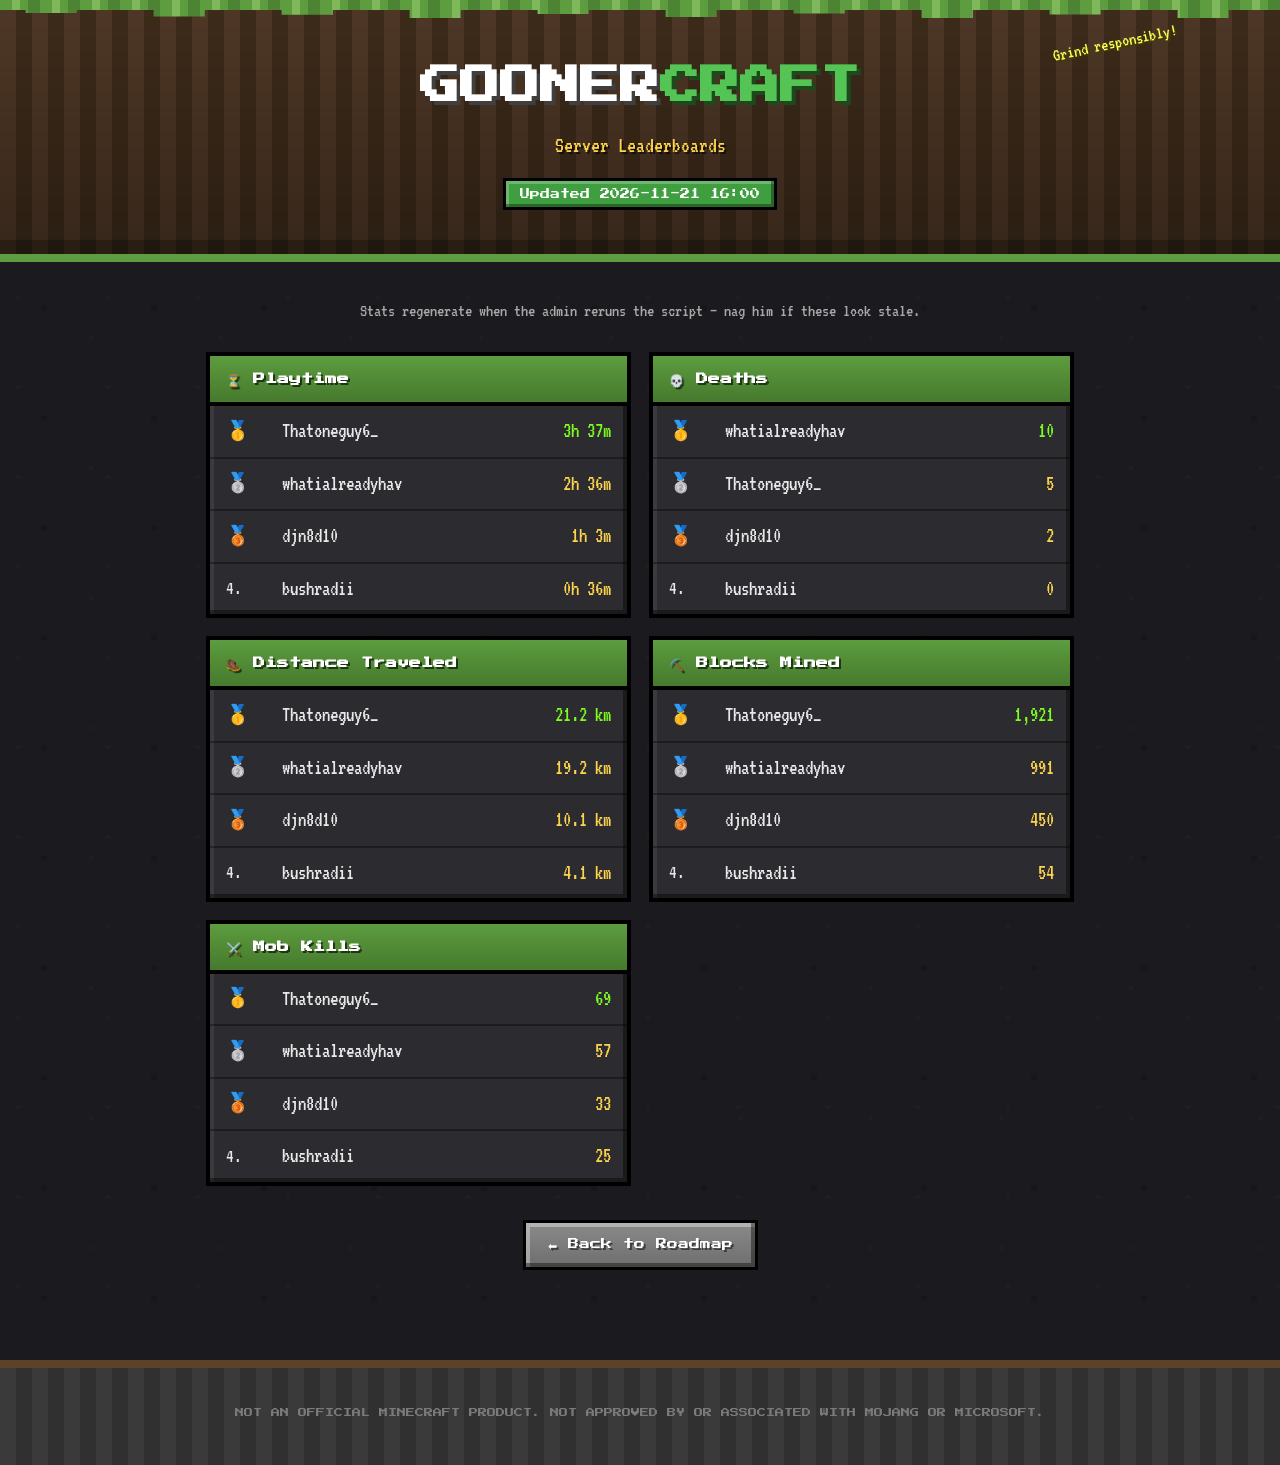
<file: stats.html>
<!DOCTYPE html>
<html lang="en">
<head>
  <meta charset="UTF-8">
  <meta name="viewport" content="width=device-width, initial-scale=1.0">
  <title>GoonerCraft — Leaderboards</title>
  <link rel="icon" href="data:image/svg+xml,<svg xmlns=%22http://www.w3.org/2000/svg%22 viewBox=%220 0 100 100%22><text y=%22.9em%22 font-size=%2290%22>🏆</text></svg>">
  <link rel="preconnect" href="https://fonts.googleapis.com">
  <link rel="preconnect" href="https://fonts.gstatic.com" crossorigin>
  <link href="https://fonts.googleapis.com/css2?family=Press+Start+2P&family=VT323&display=swap" rel="stylesheet">
  <link rel="stylesheet" href="style.css">
  <style>
    .board-grid {
      display: grid;
      grid-template-columns: repeat(auto-fill, minmax(280px, 1fr));
      gap: 18px;
    }
    .board {
      background: var(--bg-panel);
      border: var(--border-px) solid #000;
      box-shadow:
        inset -4px -4px 0 rgba(0,0,0,0.4),
        inset 4px 4px 0 rgba(255,255,255,0.07);
    }
    .board h2 {
      font-size: 12px;
      color: #fff;
      text-shadow: 2px 2px 0 rgba(0,0,0,0.6);
      padding: 14px 16px;
      border-bottom: 4px solid #000;
      background: linear-gradient(#5d9c3f, #467a2d);
    }
    .board table { width: 100%; border-collapse: collapse; }
    .board td {
      padding: 10px 16px;
      font-size: 21px;
      border-bottom: 2px solid rgba(0,0,0,0.35);
    }
    .board tr:last-child td { border-bottom: none; }
    .board .rank { width: 38px; font-size: 19px; }
    .board .val { text-align: right; color: var(--gold); }
    .board tr:first-child .val { color: var(--xp-green); }
    .back-link { text-align: center; margin: 34px 0 0; }
    .generated {
      text-align: center;
      color: var(--text-dim);
      font-size: 18px;
      margin-bottom: 28px;
    }
  </style>
</head>
<body>

<header>
  <span class="splash">Grind responsibly!</span>
  <h1>GOONER<span class="accent">CRAFT</span></h1>
  <p class="subtitle">Server Leaderboards</p>
  <span class="version-badge">Updated 2026-11-21 16:00</span>
</header>

<main>
  <p class="generated">Stats regenerate when the admin reruns the script — nag him if these look stale.</p>
  <div class="board-grid">
    <section class="board">
      <h2>⏳ Playtime</h2>
      <table>
      <tr><td class="rank">🥇</td><td>Thatoneguy6_</td><td class="val">3h 37m</td></tr>
      <tr><td class="rank">🥈</td><td>whatialreadyhav</td><td class="val">2h 36m</td></tr>
      <tr><td class="rank">🥉</td><td>djn8d10</td><td class="val">1h 3m</td></tr>
      <tr><td class="rank">4.</td><td>bushradii</td><td class="val">0h 36m</td></tr>
      </table>
    </section>
    <section class="board">
      <h2>💀 Deaths</h2>
      <table>
      <tr><td class="rank">🥇</td><td>whatialreadyhav</td><td class="val">10</td></tr>
      <tr><td class="rank">🥈</td><td>Thatoneguy6_</td><td class="val">5</td></tr>
      <tr><td class="rank">🥉</td><td>djn8d10</td><td class="val">2</td></tr>
      <tr><td class="rank">4.</td><td>bushradii</td><td class="val">0</td></tr>
      </table>
    </section>
    <section class="board">
      <h2>🥾 Distance Traveled</h2>
      <table>
      <tr><td class="rank">🥇</td><td>Thatoneguy6_</td><td class="val">21.2 km</td></tr>
      <tr><td class="rank">🥈</td><td>whatialreadyhav</td><td class="val">19.2 km</td></tr>
      <tr><td class="rank">🥉</td><td>djn8d10</td><td class="val">10.1 km</td></tr>
      <tr><td class="rank">4.</td><td>bushradii</td><td class="val">4.1 km</td></tr>
      </table>
    </section>
    <section class="board">
      <h2>⛏️ Blocks Mined</h2>
      <table>
      <tr><td class="rank">🥇</td><td>Thatoneguy6_</td><td class="val">1,921</td></tr>
      <tr><td class="rank">🥈</td><td>whatialreadyhav</td><td class="val">991</td></tr>
      <tr><td class="rank">🥉</td><td>djn8d10</td><td class="val">450</td></tr>
      <tr><td class="rank">4.</td><td>bushradii</td><td class="val">54</td></tr>
      </table>
    </section>
    <section class="board">
      <h2>⚔️ Mob Kills</h2>
      <table>
      <tr><td class="rank">🥇</td><td>Thatoneguy6_</td><td class="val">69</td></tr>
      <tr><td class="rank">🥈</td><td>whatialreadyhav</td><td class="val">57</td></tr>
      <tr><td class="rank">🥉</td><td>djn8d10</td><td class="val">33</td></tr>
      <tr><td class="rank">4.</td><td>bushradii</td><td class="val">25</td></tr>
      </table>
    </section>
  </div>
  <div class="back-link">
    <a class="mc-button" href="index.html" style="text-decoration:none; display:inline-block;">⬅ Back to Roadmap</a>
  </div>
</main>

<footer>
  <p class="pixel">NOT AN OFFICIAL MINECRAFT PRODUCT. NOT APPROVED BY OR ASSOCIATED WITH MOJANG OR MICROSOFT.</p>
</footer>

</body>
</html>
</file>
<file: style.css>
/* ============================================
   Server Roadmap — Minecraft-themed stylesheet
   ============================================ */

:root {
  --bg: #1b1b1f;
  --bg-panel: #2b2b30;
  --bg-panel-dark: #212126;
  --bg-slot: #8b8b8b;
  --text: #e8e8e8;
  --text-dim: #a8a8a8;
  --mc-green: #54c454;
  --mc-green-dark: #3f9e3f;
  --xp-green: #7efc20;
  --grass: #5d9c3f;
  --grass-light: #7fb85a;
  --dirt: #79553a;
  --dirt-dark: #5e4228;
  --stone: #7a7a7a;
  --gold: #fcd34d;
  --diamond: #4aedd9;
  --redstone: #ef4444;
  --emerald: #34d399;
  --purple: #b57edc;
  --border-px: 4px;
}

* {
  margin: 0;
  padding: 0;
  box-sizing: border-box;
}

html {
  scroll-behavior: smooth;
}

body {
  background-color: var(--bg);
  /* subtle "cave" noise */
  background-image:
    radial-gradient(circle at 20% 30%, rgba(255,255,255,0.015) 0 2px, transparent 2px),
    radial-gradient(circle at 70% 60%, rgba(255,255,255,0.015) 0 2px, transparent 2px),
    radial-gradient(circle at 40% 80%, rgba(0,0,0,0.15) 0 3px, transparent 3px);
  background-size: 90px 90px, 130px 130px, 110px 110px;
  color: var(--text);
  font-family: 'VT323', monospace;
  font-size: 20px;
  line-height: 1.45;
  image-rendering: pixelated;
}

h1, h2, h3, .pixel {
  font-family: 'Press Start 2P', monospace;
  line-height: 1.5;
}

/* ---------- Header: grass block banner ---------- */

header {
  position: relative;
  text-align: center;
  padding: 56px 20px 44px;
  background:
    linear-gradient(rgba(0,0,0,0.35), rgba(0,0,0,0.55)),
    repeating-linear-gradient(90deg,
      var(--dirt) 0 16px, var(--dirt-dark) 16px 32px);
  border-bottom: 8px solid var(--grass);
  box-shadow: inset 0 -14px 0 rgba(0,0,0,0.25);
}

header::before {
  /* grass fringe hanging from the top */
  content: '';
  position: absolute;
  top: 0;
  left: 0;
  right: 0;
  height: 18px;
  background:
    repeating-linear-gradient(90deg,
      var(--grass) 0 12px,
      var(--grass-light) 12px 20px,
      var(--grass) 20px 28px,
      #4c8433 28px 40px);
  clip-path: polygon(
    0 0, 100% 0, 100% 55%, 96% 55%, 96% 100%, 92% 100%, 92% 55%,
    86% 55%, 86% 80%, 82% 80%, 82% 55%, 76% 55%, 76% 100%, 72% 100%,
    72% 55%, 66% 55%, 66% 75%, 62% 75%, 62% 55%, 56% 55%, 56% 95%,
    52% 95%, 52% 55%, 46% 55%, 46% 78%, 42% 78%, 42% 55%, 36% 55%,
    36% 100%, 32% 100%, 32% 55%, 26% 55%, 26% 82%, 22% 82%, 22% 55%,
    16% 55%, 16% 92%, 12% 92%, 12% 55%, 6% 55%, 6% 72%, 2% 72%, 2% 55%, 0 55%);
}

header h1 {
  font-size: clamp(20px, 4.5vw, 40px);
  color: #fff;
  text-shadow: 4px 4px 0 #3f3f3f;
  margin-bottom: 14px;
}

header h1 .accent { color: var(--mc-green); text-shadow: 4px 4px 0 #1d4a1d; }

header .subtitle {
  font-size: 22px;
  color: var(--gold);
  text-shadow: 2px 2px 0 rgba(0,0,0,0.6);
}

header .version-badge {
  display: inline-block;
  margin-top: 16px;
  padding: 6px 14px;
  font-family: 'Press Start 2P', monospace;
  font-size: 10px;
  color: #fff;
  background: var(--mc-green-dark);
  border: 3px solid #000;
  box-shadow: inset -3px -3px 0 rgba(0,0,0,0.35), inset 3px 3px 0 rgba(255,255,255,0.25);
}

/* splash text, Minecraft-menu style */
.splash {
  position: absolute;
  right: 8%;
  top: 30px;
  transform: rotate(-12deg);
  color: #ffff55;
  font-size: 18px;
  text-shadow: 2px 2px 0 #3f3f00;
  animation: splashPulse 0.7s ease-in-out infinite alternate;
  pointer-events: none;
}

@keyframes splashPulse {
  from { transform: rotate(-12deg) scale(1); }
  to   { transform: rotate(-12deg) scale(1.08); }
}

/* ---------- Server hub (status + map/stats links) ---------- */

.server-hub {
  background: var(--bg-panel-dark);
  border-bottom: 4px solid #000;
  padding: 14px 16px;
}

.hub-inner {
  max-width: 900px;
  margin: 0 auto;
  display: flex;
  align-items: center;
  justify-content: space-between;
  gap: 16px;
  flex-wrap: wrap;
}

.server-status {
  display: flex;
  align-items: center;
  gap: 14px;
}

.status-dot {
  flex-shrink: 0;
  width: 18px;
  height: 18px;
  border: 3px solid #000;
  box-shadow: inset -3px -3px 0 rgba(0,0,0,0.35), inset 3px 3px 0 rgba(255,255,255,0.3);
}

.status-dot.online  { background: var(--mc-green); }
.status-dot.offline { background: var(--redstone); }
.status-dot.unknown { background: var(--stone); }

.status-line {
  font-family: 'Press Start 2P', monospace;
  font-size: 11px;
  color: var(--text);
  text-shadow: 1px 1px 0 rgba(0,0,0,0.6);
}

.status-sub { font-size: 18px; color: var(--text-dim); }

.status-addr { font-size: 17px; color: var(--grass-light); }

.hub-links { display: flex; gap: 4px; flex-wrap: wrap; }

.hub-btn { text-decoration: none; display: inline-block; }

/* ---------- XP progress bar (sticky) ---------- */

.progress-wrap {
  position: sticky;
  top: 0;
  z-index: 50;
  background: rgba(27, 27, 31, 0.97);
  border-bottom: 3px solid #000;
  padding: 10px 16px 12px;
}

.progress-inner {
  max-width: 900px;
  margin: 0 auto;
}

.progress-label {
  display: flex;
  justify-content: space-between;
  font-family: 'Press Start 2P', monospace;
  font-size: 10px;
  color: var(--xp-green);
  text-shadow: 1px 1px 0 #204000;
  margin-bottom: 6px;
}

.xp-bar {
  height: 18px;
  background: #0d0d0d;
  border: 3px solid #000;
  box-shadow: inset 0 0 0 2px #3a3a3a;
  overflow: hidden;
}

.xp-fill {
  height: 100%;
  width: 0%;
  background:
    repeating-linear-gradient(90deg,
      var(--xp-green) 0 10px, #65d417 10px 20px);
  box-shadow: inset 0 -5px 0 rgba(0,0,0,0.3), inset 0 4px 0 rgba(255,255,255,0.3);
  transition: width 0.4s steps(8);
}

/* ---------- Layout ---------- */

main {
  max-width: 900px;
  margin: 0 auto;
  padding: 36px 16px 80px;
}

.intro {
  background: var(--bg-panel);
  border: var(--border-px) solid #000;
  box-shadow:
    inset -4px -4px 0 rgba(0,0,0,0.4),
    inset 4px 4px 0 rgba(255,255,255,0.07);
  padding: 22px 24px;
  margin-bottom: 40px;
  font-size: 21px;
  color: var(--text-dim);
}

.intro strong { color: var(--text); }

/* ---------- Phase sections ---------- */

.phase {
  margin-bottom: 48px;
  border: var(--border-px) solid #000;
  background: var(--bg-panel);
  box-shadow:
    inset -4px -4px 0 rgba(0,0,0,0.4),
    inset 4px 4px 0 rgba(255,255,255,0.07),
    0 6px 0 rgba(0,0,0,0.35);
}

.phase-header {
  display: flex;
  align-items: center;
  gap: 14px;
  padding: 18px 20px;
  border-bottom: 4px solid #000;
  cursor: pointer;
  user-select: none;
}

.phase-header:hover { filter: brightness(1.12); }

.phase-header h2 {
  font-size: clamp(12px, 2.4vw, 17px);
  color: #fff;
  text-shadow: 2px 2px 0 rgba(0,0,0,0.6);
  flex: 1;
}

.phase-icon { font-size: 26px; line-height: 1; }

.phase-count {
  font-family: 'Press Start 2P', monospace;
  font-size: 10px;
  color: rgba(255,255,255,0.85);
  text-shadow: 1px 1px 0 rgba(0,0,0,0.6);
  white-space: nowrap;
}

.phase-toggle {
  font-family: 'Press Start 2P', monospace;
  font-size: 12px;
  color: #fff;
  text-shadow: 1px 1px 0 rgba(0,0,0,0.6);
}

/* Per-phase header tints */
.phase[data-theme="grass"]   .phase-header { background: linear-gradient(#5d9c3f, #467a2d); }
.phase[data-theme="iron"]    .phase-header { background: linear-gradient(#9aa3ad, #6f7880); }
.phase[data-theme="nether"]  .phase-header { background: linear-gradient(#8c2f2f, #5e1f1f); }
.phase[data-theme="enchant"] .phase-header { background: linear-gradient(#7b4fa0, #57356f); }
.phase[data-theme="end"]     .phase-header { background: linear-gradient(#3d3550, #262133); }
.phase[data-theme="elytra"]  .phase-header { background: linear-gradient(#4a7a8c, #315563); }
.phase[data-theme="gold"]    .phase-header { background: linear-gradient(#b8912e, #8a6b1e); }
.phase[data-theme="beacon"]  .phase-header { background: linear-gradient(#2e8b8b, #1f6161); }

.phase-body { padding: 20px; }

.phase.collapsed .phase-body { display: none; }

.phase-desc {
  color: var(--text-dim);
  margin-bottom: 18px;
  font-size: 21px;
}

/* ---------- Task checklist ---------- */

.task-list { list-style: none; }

.task {
  display: flex;
  align-items: flex-start;
  gap: 14px;
  padding: 12px 14px;
  margin-bottom: 8px;
  background: var(--bg-panel-dark);
  border: 3px solid #000;
  box-shadow: inset 2px 2px 0 rgba(255,255,255,0.05);
  cursor: pointer;
  transition: background 0.15s;
}

.task:hover { background: #2f2f36; }

.task input[type="checkbox"] {
  appearance: none;
  flex-shrink: 0;
  width: 26px;
  height: 26px;
  margin-top: 2px;
  background: var(--bg-slot);
  border: 3px solid #000;
  box-shadow:
    inset -3px -3px 0 rgba(255,255,255,0.55),
    inset 3px 3px 0 rgba(0,0,0,0.45);
  cursor: pointer;
  position: relative;
}

.task input[type="checkbox"]:checked {
  background: var(--mc-green);
}

.task input[type="checkbox"]:checked::after {
  content: '✔';
  position: absolute;
  inset: 0;
  display: flex;
  align-items: center;
  justify-content: center;
  color: #fff;
  font-size: 18px;
  font-weight: bold;
  text-shadow: 1px 1px 0 #1d4a1d;
}

.task-text { flex: 1; }

.task-title {
  font-size: 22px;
  color: var(--text);
}

.task-note {
  font-size: 18px;
  color: var(--text-dim);
  margin-top: 2px;
}

.task.done .task-title {
  color: var(--text-dim);
  text-decoration: line-through;
  text-decoration-color: var(--mc-green);
  text-decoration-thickness: 2px;
}

/* ---------- Farm cards ---------- */

.farm-grid {
  display: grid;
  grid-template-columns: repeat(auto-fill, minmax(250px, 1fr));
  gap: 14px;
  margin-top: 6px;
}

.farm-card {
  background: var(--bg-panel-dark);
  border: 3px solid #000;
  box-shadow: inset 2px 2px 0 rgba(255,255,255,0.05);
  padding: 14px;
}

.farm-card h3 {
  font-size: 11px;
  color: var(--gold);
  margin-bottom: 8px;
}

.farm-card p {
  font-size: 18px;
  color: var(--text-dim);
}

.badge {
  display: inline-block;
  font-family: 'Press Start 2P', monospace;
  font-size: 8px;
  padding: 4px 8px;
  border: 2px solid #000;
  margin-bottom: 8px;
  color: #111;
}

.badge.easy   { background: var(--mc-green); }
.badge.medium { background: var(--gold); }
.badge.hard   { background: var(--redstone); color: #fff; }

/* ---------- Milestone / boss callouts ---------- */

.milestone {
  display: flex;
  align-items: center;
  gap: 16px;
  margin: 22px 0 6px;
  padding: 16px 18px;
  background:
    linear-gradient(rgba(0,0,0,0.25), rgba(0,0,0,0.25)),
    linear-gradient(#7b4fa0, #57356f);
  border: 4px solid #000;
  box-shadow: inset -4px -4px 0 rgba(0,0,0,0.4), inset 4px 4px 0 rgba(255,255,255,0.15);
}

.milestone .m-icon { font-size: 34px; }

.milestone .m-text h3 {
  font-size: 13px;
  color: #fff;
  text-shadow: 2px 2px 0 rgba(0,0,0,0.6);
  margin-bottom: 6px;
}

.milestone .m-text p { color: #ddd0ea; font-size: 19px; }

/* ---------- Multiplayer tips ---------- */

.tips {
  background: var(--bg-panel);
  border: var(--border-px) solid #000;
  box-shadow:
    inset -4px -4px 0 rgba(0,0,0,0.4),
    inset 4px 4px 0 rgba(255,255,255,0.07);
  padding: 22px 24px;
  margin-bottom: 48px;
}

.tips h2 {
  font-size: 15px;
  color: var(--diamond);
  text-shadow: 2px 2px 0 rgba(0,0,0,0.6);
  margin-bottom: 14px;
}

.tips ul { list-style: none; }

.tips li {
  padding: 8px 0 8px 30px;
  position: relative;
  color: var(--text-dim);
  font-size: 21px;
}

.tips li::before {
  content: '▸';
  position: absolute;
  left: 6px;
  color: var(--mc-green);
}

/* ---------- Controls & footer ---------- */

.controls {
  text-align: center;
  margin-bottom: 40px;
}

.mc-button {
  font-family: 'Press Start 2P', monospace;
  font-size: 11px;
  color: #fff;
  text-shadow: 2px 2px 0 rgba(0,0,0,0.5);
  background: linear-gradient(#8a8a8a, #6e6e6e);
  border: 3px solid #000;
  box-shadow:
    inset -4px -4px 0 rgba(0,0,0,0.4),
    inset 4px 4px 0 rgba(255,255,255,0.35);
  padding: 14px 22px;
  cursor: pointer;
  margin: 0 6px 10px;
}

.mc-button:hover {
  background: linear-gradient(#7aa2d6, #5d82b5);
}

.mc-button:active {
  box-shadow:
    inset 4px 4px 0 rgba(0,0,0,0.4),
    inset -4px -4px 0 rgba(255,255,255,0.2);
}

footer {
  text-align: center;
  padding: 30px 16px 46px;
  border-top: 8px solid var(--dirt-dark);
  background:
    repeating-linear-gradient(90deg,
      #3a3a3a 0 16px, #303030 16px 32px);
  color: var(--text-dim);
  font-size: 18px;
}

footer .pixel { font-size: 9px; color: var(--stone); margin-top: 8px; }

/* ---------- Confetti-ish achievement toast ---------- */

.toast {
  position: fixed;
  left: 50%;
  bottom: 28px;
  transform: translateX(-50%) translateY(150%);
  background: #1c1c1c;
  border: 3px solid #555;
  padding: 12px 20px;
  display: flex;
  align-items: center;
  gap: 12px;
  z-index: 100;
  transition: transform 0.35s steps(6);
}

.toast.show { transform: translateX(-50%) translateY(0); }

.toast .t-icon { font-size: 26px; }

.toast .t-title {
  font-family: 'Press Start 2P', monospace;
  font-size: 9px;
  color: #ffff55;
  margin-bottom: 4px;
}

.toast .t-msg { font-size: 18px; color: #ddd; }

@media (max-width: 560px) {
  body { font-size: 18px; }
  .splash { display: none; }
  .farm-grid { grid-template-columns: 1fr; }
}
</file>
